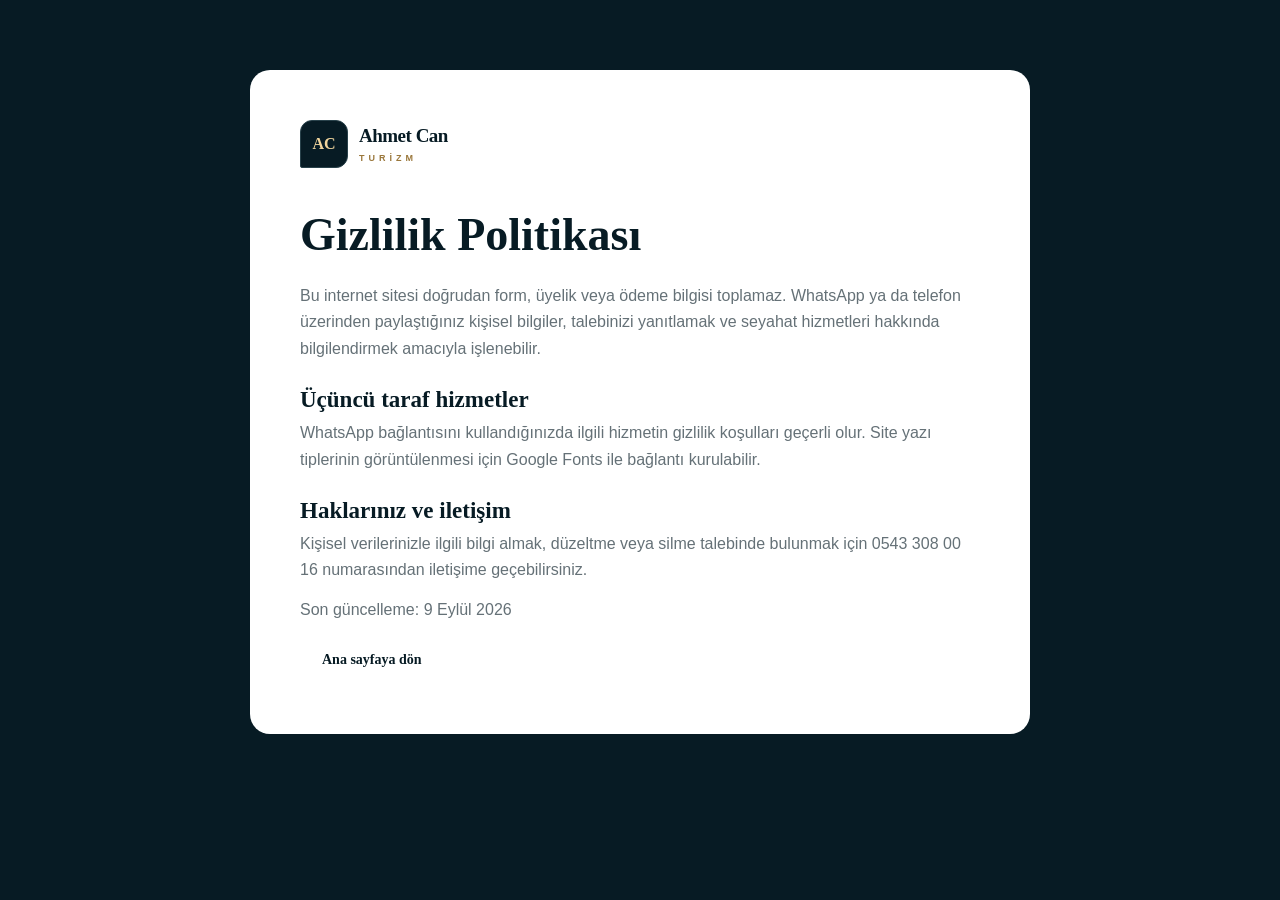
<file: gizlilik.html>
<!doctype html><html lang="tr"><head><meta charset="utf-8"><meta name="viewport" content="width=device-width,initial-scale=1"><meta name="description" content="Ahmet Can Turizm gizlilik politikası."><link rel="canonical" href="https://ahmetcanturizm.com/gizlilik.html"><title>Gizlilik Politikası | Ahmet Can Turizm</title><link rel="stylesheet" href="styles.css"></head><body><main class="legal-page"><article class="legal-card"><a class="brand" href="/"><span class="brand-mark">AC</span><span class="brand-text"><strong>Ahmet Can</strong><small>Turizm</small></span></a><h1>Gizlilik Politikası</h1><p>Bu internet sitesi doğrudan form, üyelik veya ödeme bilgisi toplamaz. WhatsApp ya da telefon üzerinden paylaştığınız kişisel bilgiler, talebinizi yanıtlamak ve seyahat hizmetleri hakkında bilgilendirmek amacıyla işlenebilir.</p><h2>Üçüncü taraf hizmetler</h2><p>WhatsApp bağlantısını kullandığınızda ilgili hizmetin gizlilik koşulları geçerli olur. Site yazı tiplerinin görüntülenmesi için Google Fonts ile bağlantı kurulabilir.</p><h2>Haklarınız ve iletişim</h2><p>Kişisel verilerinizle ilgili bilgi almak, düzeltme veya silme talebinde bulunmak için <a href="tel:+905433080016">0543 308 00 16</a> numarasından iletişime geçebilirsiniz.</p><p class="legal-note">Son güncelleme: 9 Eylül 2026</p><a class="btn btn-gold" href="/">Ana sayfaya dön</a></article></main></body></html>
</file>
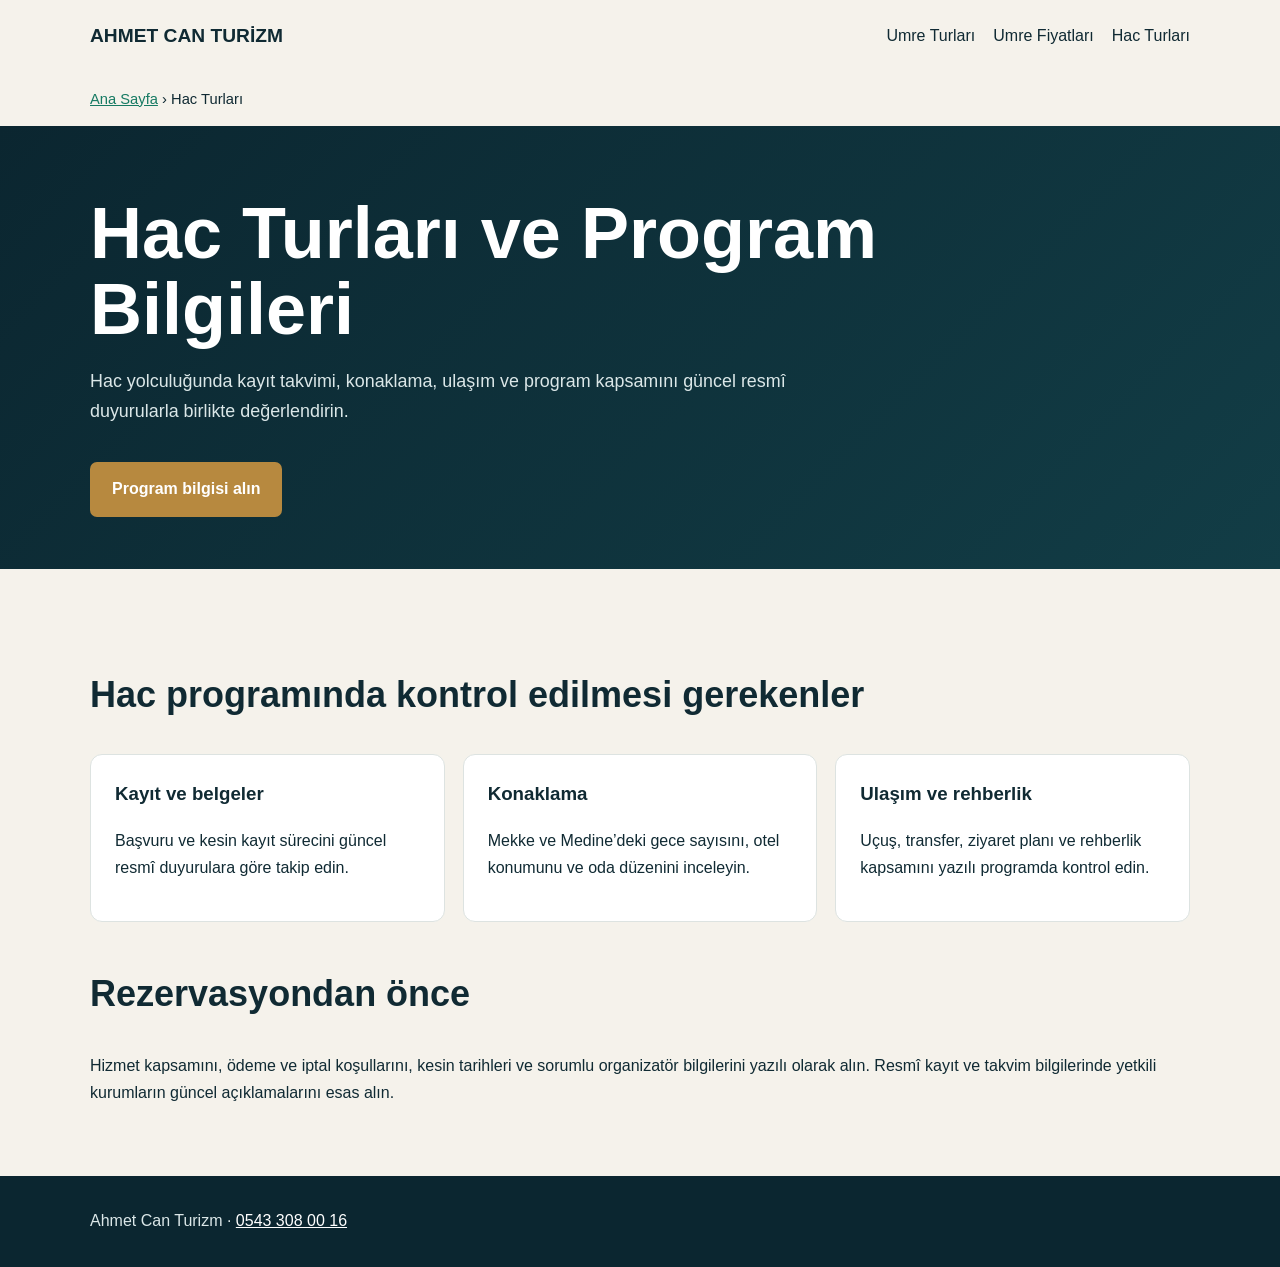
<file: hac-turlari.html>
<!doctype html><html lang="tr"><head><meta charset="utf-8"><meta name="viewport" content="width=device-width,initial-scale=1"><title>Hac Turları ve Program Bilgileri | Ahmet Can Turizm</title><meta name="description" content="Hac programlarında süre, konaklama, uçuş, transfer ve rehberlik kapsamını öğrenin. Güncel kayıt ve program bilgisi için Ahmet Can Turizm’e danışın."><meta name="robots" content="index,follow,max-image-preview:large"><link rel="canonical" href="https://ahmetcanturizm.com/hac-turlari.html"><link rel="stylesheet" href="page.css"></head><body><header><div class="wrap nav"><a class="brand" href="/">AHMET CAN TURİZM</a><nav><a href="/umre-turlari.html">Umre Turları</a><a href="/umre-fiyatlari.html">Umre Fiyatları</a><a href="/hac-turlari.html">Hac Turları</a></nav></div></header><div class="wrap breadcrumbs"><a href="/">Ana Sayfa</a> › Hac Turları</div><main><section class="hero"><div class="wrap"><h1>Hac Turları ve Program Bilgileri</h1><p>Hac yolculuğunda kayıt takvimi, konaklama, ulaşım ve program kapsamını güncel resmî duyurularla birlikte değerlendirin.</p><a class="button" href="https://wa.me/905433080016?text=Merhaba%2C%20Hac%20programlar%C4%B1%20hakk%C4%B1nda%20bilgi%20almak%20istiyorum.">Program bilgisi alın</a></div></section><section class="content"><div class="wrap"><h2>Hac programında kontrol edilmesi gerekenler</h2><div class="grid"><article class="card"><h3>Kayıt ve belgeler</h3><p>Başvuru ve kesin kayıt sürecini güncel resmî duyurulara göre takip edin.</p></article><article class="card"><h3>Konaklama</h3><p>Mekke ve Medine’deki gece sayısını, otel konumunu ve oda düzenini inceleyin.</p></article><article class="card"><h3>Ulaşım ve rehberlik</h3><p>Uçuş, transfer, ziyaret planı ve rehberlik kapsamını yazılı programda kontrol edin.</p></article></div><h2>Rezervasyondan önce</h2><p>Hizmet kapsamını, ödeme ve iptal koşullarını, kesin tarihleri ve sorumlu organizatör bilgilerini yazılı olarak alın. Resmî kayıt ve takvim bilgilerinde yetkili kurumların güncel açıklamalarını esas alın.</p></div></section></main><footer><div class="wrap">Ahmet Can Turizm · <a href="tel:+905433080016">0543 308 00 16</a></div></footer></body></html>
</file>
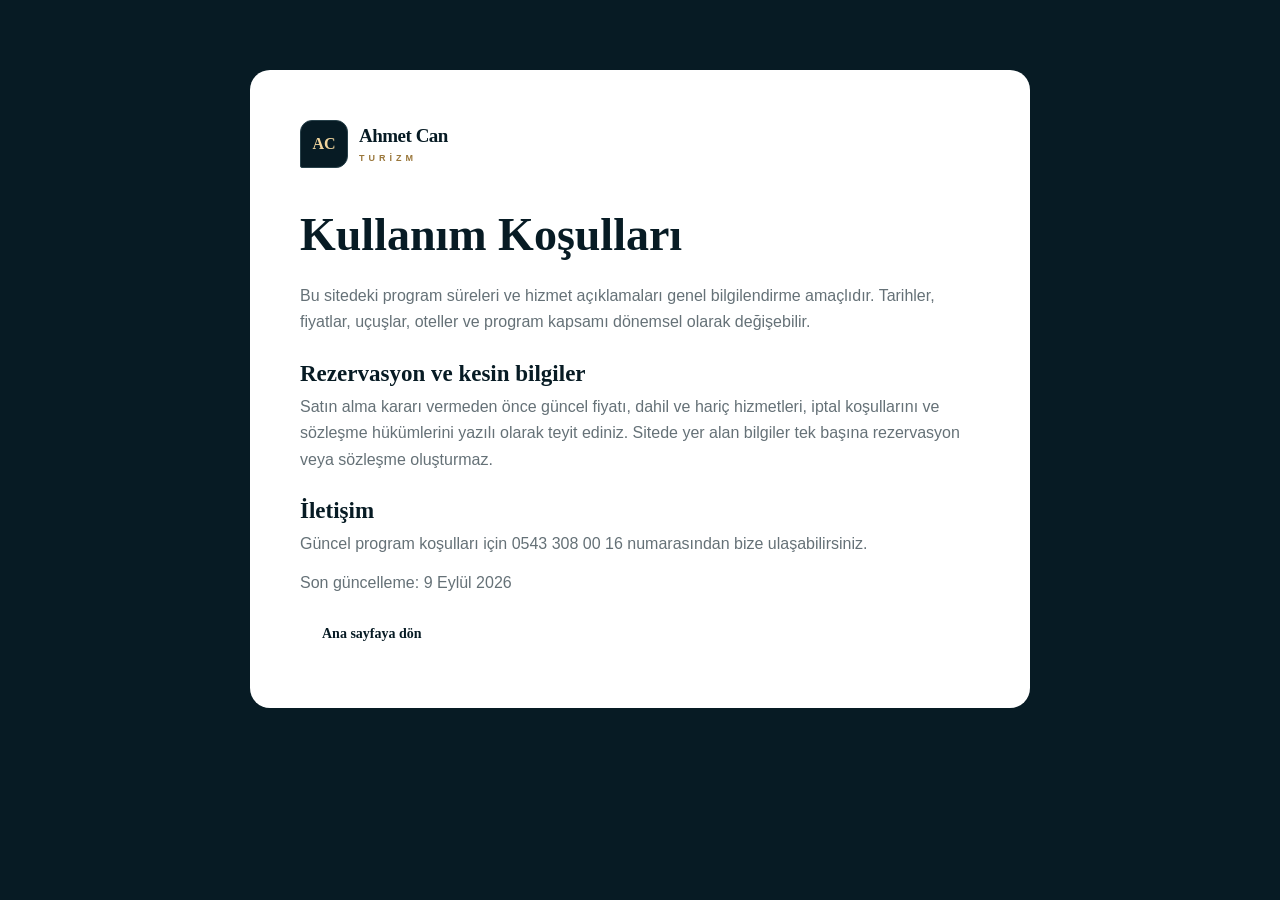
<file: kullanim-kosullari.html>
<!doctype html><html lang="tr"><head><meta charset="utf-8"><meta name="viewport" content="width=device-width,initial-scale=1"><meta name="description" content="Ahmet Can Turizm internet sitesi kullanım koşulları."><link rel="canonical" href="https://ahmetcanturizm.com/kullanim-kosullari.html"><title>Kullanım Koşulları | Ahmet Can Turizm</title><link rel="stylesheet" href="styles.css"></head><body><main class="legal-page"><article class="legal-card"><a class="brand" href="/"><span class="brand-mark">AC</span><span class="brand-text"><strong>Ahmet Can</strong><small>Turizm</small></span></a><h1>Kullanım Koşulları</h1><p>Bu sitedeki program süreleri ve hizmet açıklamaları genel bilgilendirme amaçlıdır. Tarihler, fiyatlar, uçuşlar, oteller ve program kapsamı dönemsel olarak değişebilir.</p><h2>Rezervasyon ve kesin bilgiler</h2><p>Satın alma kararı vermeden önce güncel fiyatı, dahil ve hariç hizmetleri, iptal koşullarını ve sözleşme hükümlerini yazılı olarak teyit ediniz. Sitede yer alan bilgiler tek başına rezervasyon veya sözleşme oluşturmaz.</p><h2>İletişim</h2><p>Güncel program koşulları için <a href="tel:+905433080016">0543 308 00 16</a> numarasından bize ulaşabilirsiniz.</p><p class="legal-note">Son güncelleme: 9 Eylül 2026</p><a class="btn btn-gold" href="/">Ana sayfaya dön</a></article></main></body></html>
</file>
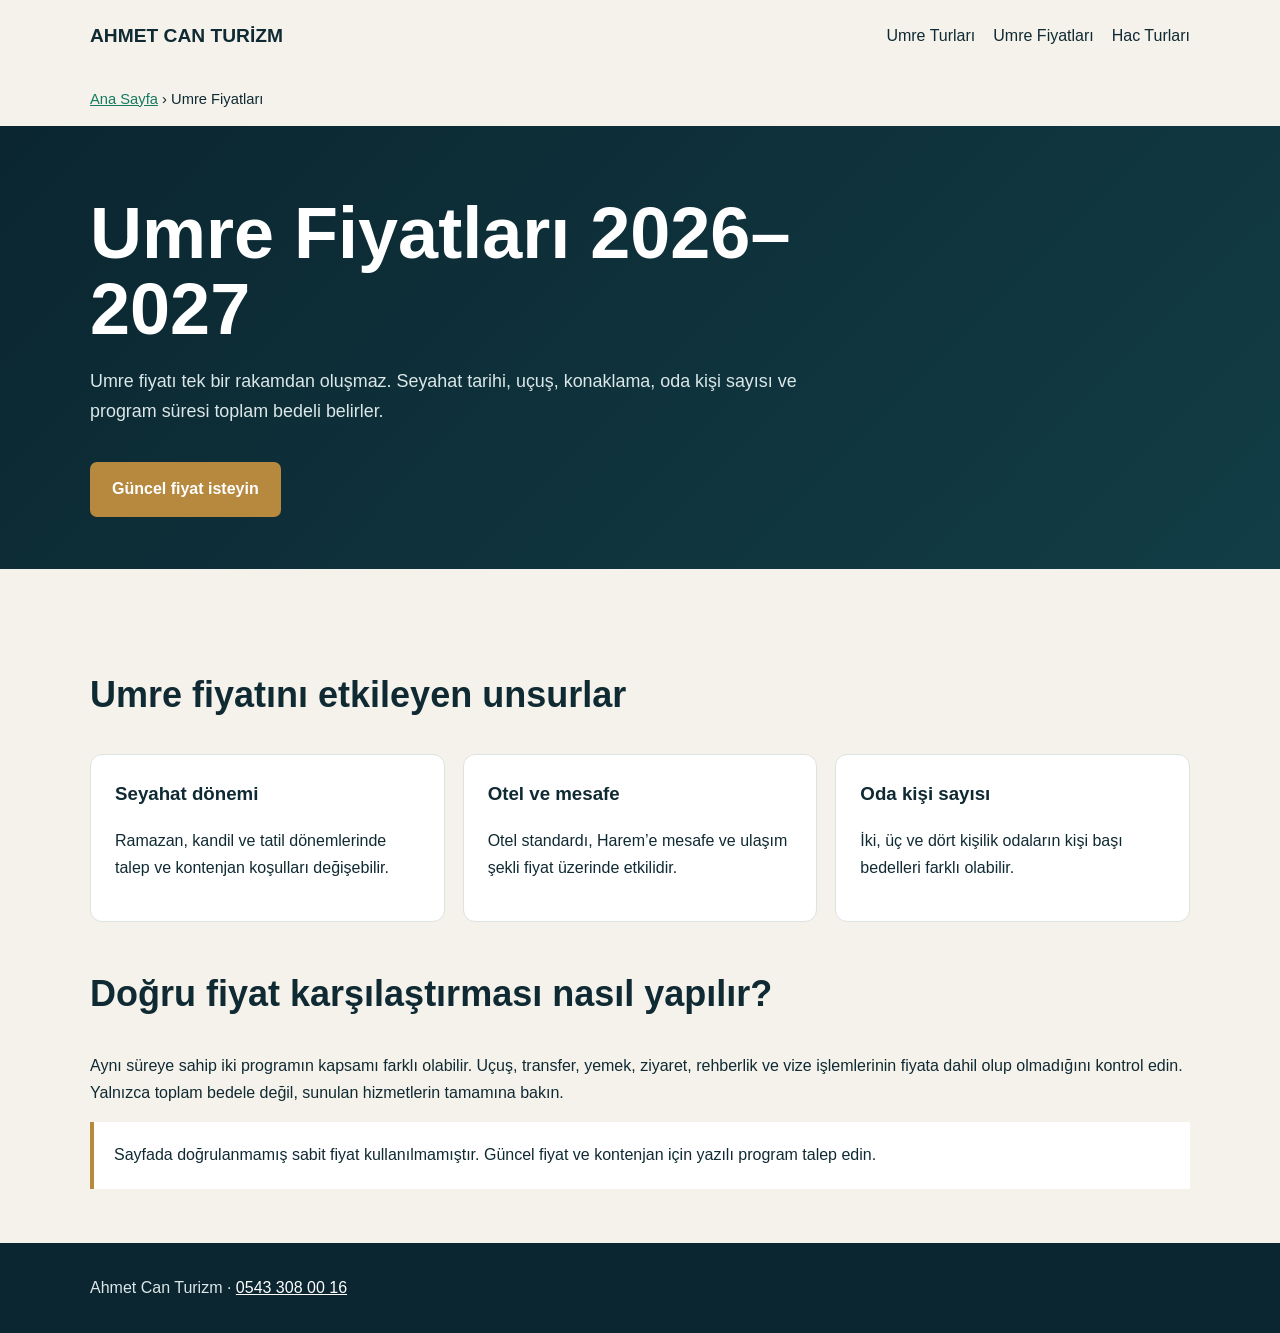
<file: umre-fiyatlari.html>
<!doctype html><html lang="tr"><head><meta charset="utf-8"><meta name="viewport" content="width=device-width,initial-scale=1"><title>Umre Fiyatları 2026–2027 | Güncel Programlar</title><meta name="description" content="2026–2027 umre fiyatlarını etkileyen tarih, süre, otel konumu, uçuş ve oda seçeneklerini öğrenin. Güncel umre programı için bilgi alın."><meta name="robots" content="index,follow,max-image-preview:large"><link rel="canonical" href="https://ahmetcanturizm.com/umre-fiyatlari.html"><link rel="stylesheet" href="page.css"></head><body><header><div class="wrap nav"><a class="brand" href="/">AHMET CAN TURİZM</a><nav><a href="/umre-turlari.html">Umre Turları</a><a href="/umre-fiyatlari.html">Umre Fiyatları</a><a href="/hac-turlari.html">Hac Turları</a></nav></div></header><div class="wrap breadcrumbs"><a href="/">Ana Sayfa</a> › Umre Fiyatları</div><main><section class="hero"><div class="wrap"><h1>Umre Fiyatları 2026–2027</h1><p>Umre fiyatı tek bir rakamdan oluşmaz. Seyahat tarihi, uçuş, konaklama, oda kişi sayısı ve program süresi toplam bedeli belirler.</p><a class="button" href="https://wa.me/905433080016?text=Merhaba%2C%20g%C3%BCncel%20Umre%20fiyatlar%C4%B1n%C4%B1%20%C3%B6%C4%9Frenmek%20istiyorum.">Güncel fiyat isteyin</a></div></section><section class="content"><div class="wrap"><h2>Umre fiyatını etkileyen unsurlar</h2><div class="grid"><article class="card"><h3>Seyahat dönemi</h3><p>Ramazan, kandil ve tatil dönemlerinde talep ve kontenjan koşulları değişebilir.</p></article><article class="card"><h3>Otel ve mesafe</h3><p>Otel standardı, Harem’e mesafe ve ulaşım şekli fiyat üzerinde etkilidir.</p></article><article class="card"><h3>Oda kişi sayısı</h3><p>İki, üç ve dört kişilik odaların kişi başı bedelleri farklı olabilir.</p></article></div><h2>Doğru fiyat karşılaştırması nasıl yapılır?</h2><p>Aynı süreye sahip iki programın kapsamı farklı olabilir. Uçuş, transfer, yemek, ziyaret, rehberlik ve vize işlemlerinin fiyata dahil olup olmadığını kontrol edin. Yalnızca toplam bedele değil, sunulan hizmetlerin tamamına bakın.</p><div class="note">Sayfada doğrulanmamış sabit fiyat kullanılmamıştır. Güncel fiyat ve kontenjan için yazılı program talep edin.</div></div></section></main><footer><div class="wrap">Ahmet Can Turizm · <a href="tel:+905433080016">0543 308 00 16</a></div></footer></body></html>
</file>
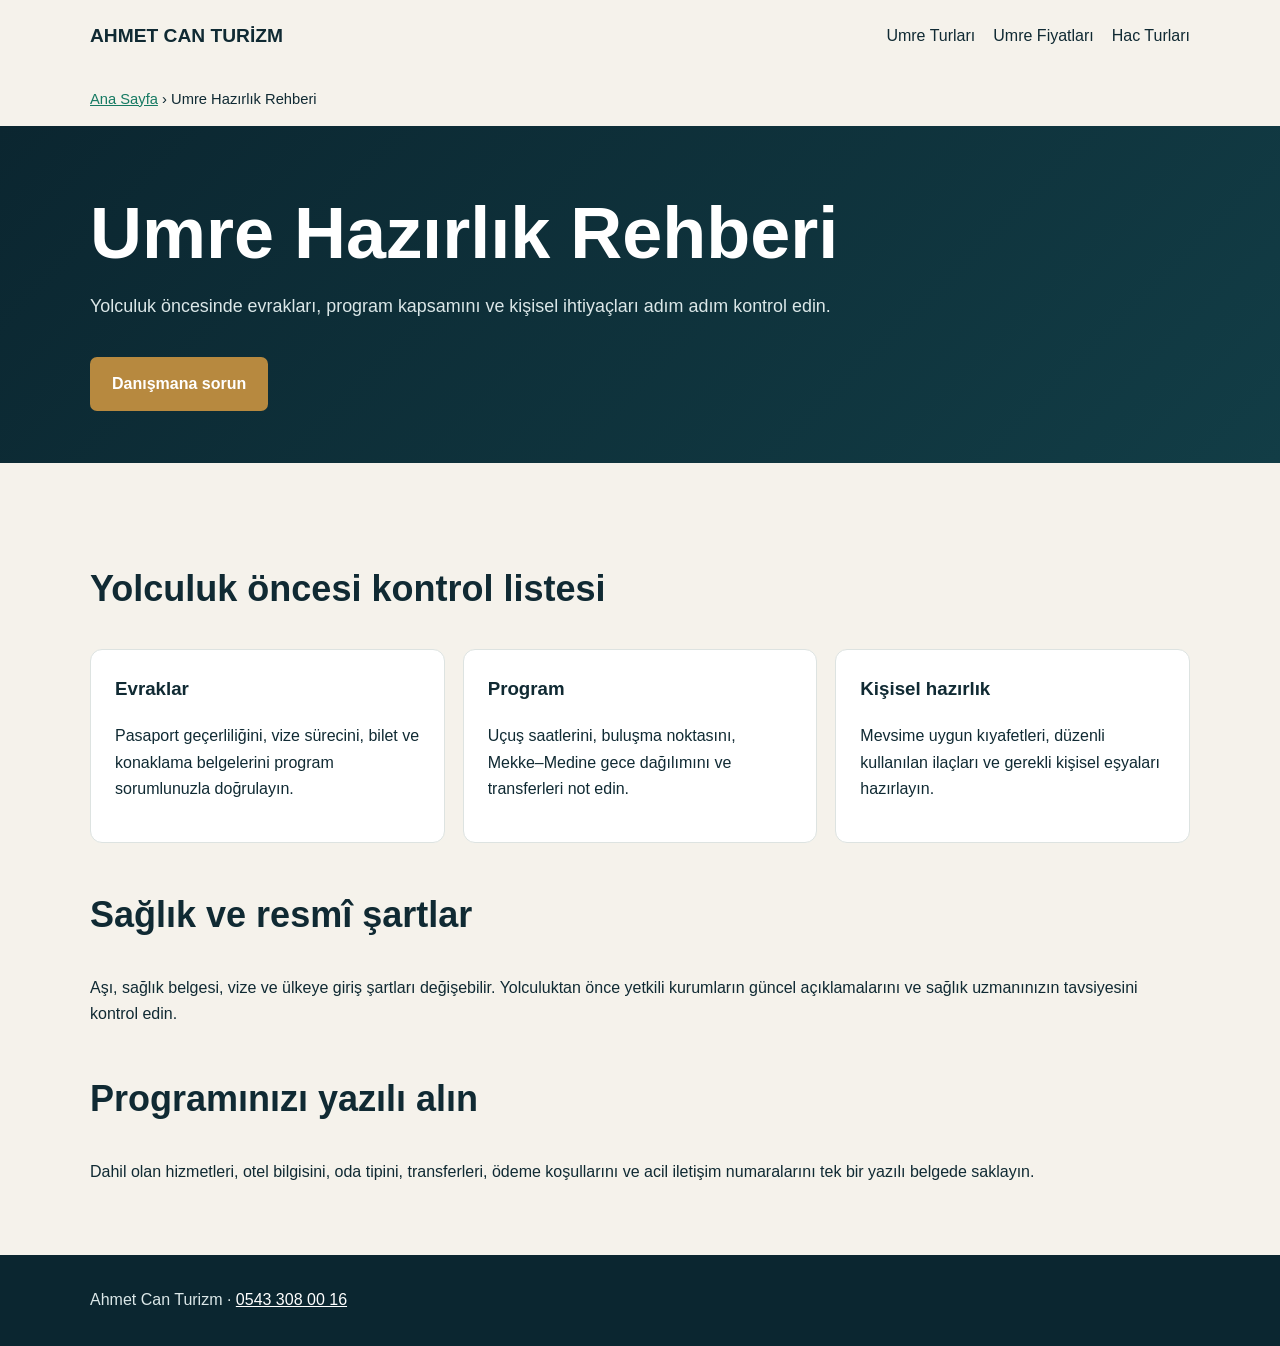
<file: umre-hazirlik-rehberi.html>
<!doctype html><html lang="tr"><head><meta charset="utf-8"><meta name="viewport" content="width=device-width,initial-scale=1"><title>Umre Hazırlık Rehberi | Yolculuk Öncesi Kontrol Listesi</title><meta name="description" content="Umre yolculuğu öncesinde pasaport, program, otel, uçuş, valiz ve sağlık hazırlıklarında kontrol edilmesi gereken temel noktalar."><meta name="robots" content="index,follow,max-image-preview:large"><link rel="canonical" href="https://ahmetcanturizm.com/umre-hazirlik-rehberi.html"><link rel="stylesheet" href="page.css"></head><body><header><div class="wrap nav"><a class="brand" href="/">AHMET CAN TURİZM</a><nav><a href="/umre-turlari.html">Umre Turları</a><a href="/umre-fiyatlari.html">Umre Fiyatları</a><a href="/hac-turlari.html">Hac Turları</a></nav></div></header><div class="wrap breadcrumbs"><a href="/">Ana Sayfa</a> › Umre Hazırlık Rehberi</div><main><section class="hero"><div class="wrap"><h1>Umre Hazırlık Rehberi</h1><p>Yolculuk öncesinde evrakları, program kapsamını ve kişisel ihtiyaçları adım adım kontrol edin.</p><a class="button" href="https://wa.me/905433080016?text=Merhaba%2C%20Umre%20haz%C4%B1rl%C4%B1%C4%9F%C4%B1%20hakk%C4%B1nda%20bilgi%20almak%20istiyorum.">Danışmana sorun</a></div></section><section class="content"><div class="wrap"><h2>Yolculuk öncesi kontrol listesi</h2><div class="grid"><article class="card"><h3>Evraklar</h3><p>Pasaport geçerliliğini, vize sürecini, bilet ve konaklama belgelerini program sorumlunuzla doğrulayın.</p></article><article class="card"><h3>Program</h3><p>Uçuş saatlerini, buluşma noktasını, Mekke–Medine gece dağılımını ve transferleri not edin.</p></article><article class="card"><h3>Kişisel hazırlık</h3><p>Mevsime uygun kıyafetleri, düzenli kullanılan ilaçları ve gerekli kişisel eşyaları hazırlayın.</p></article></div><h2>Sağlık ve resmî şartlar</h2><p>Aşı, sağlık belgesi, vize ve ülkeye giriş şartları değişebilir. Yolculuktan önce yetkili kurumların güncel açıklamalarını ve sağlık uzmanınızın tavsiyesini kontrol edin.</p><h2>Programınızı yazılı alın</h2><p>Dahil olan hizmetleri, otel bilgisini, oda tipini, transferleri, ödeme koşullarını ve acil iletişim numaralarını tek bir yazılı belgede saklayın.</p></div></section></main><footer><div class="wrap">Ahmet Can Turizm · <a href="tel:+905433080016">0543 308 00 16</a></div></footer></body></html>
</file>
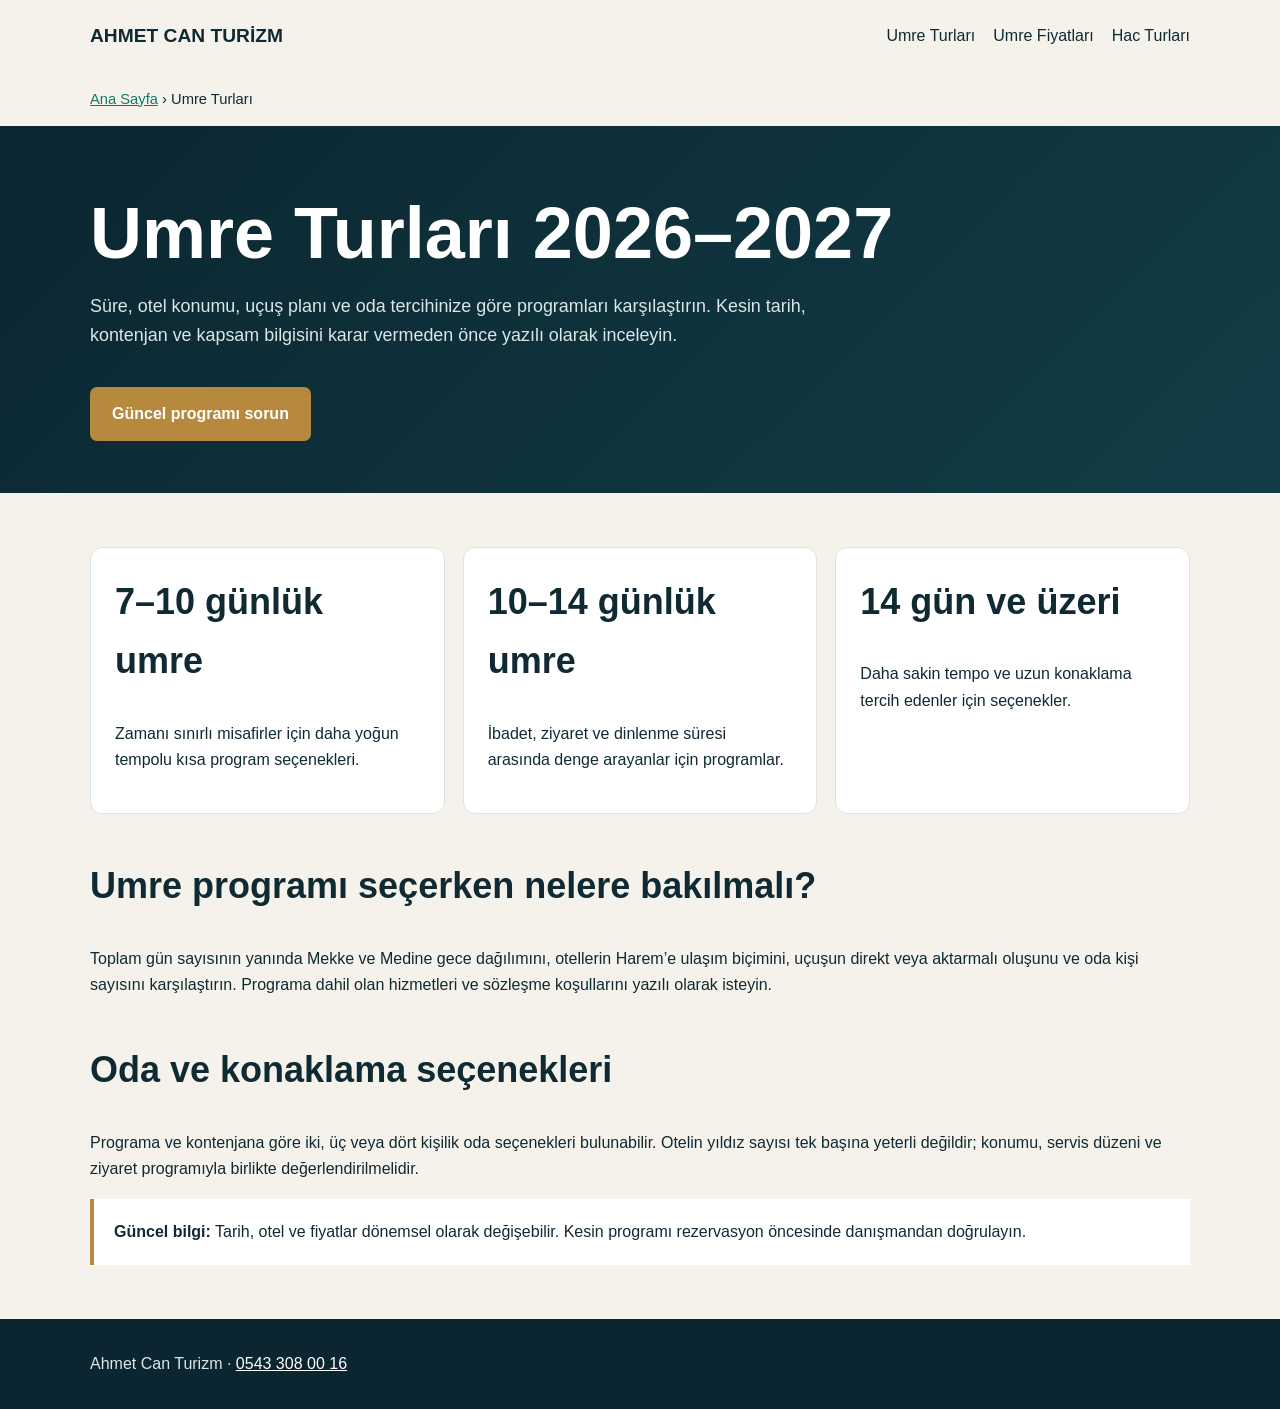
<file: umre-turlari.html>
<!doctype html><html lang="tr"><head><meta charset="utf-8"><meta name="viewport" content="width=device-width,initial-scale=1"><title>Umre Turları 2026–2027 | Ahmet Can Turizm</title><meta name="description" content="2026–2027 umre turlarını süre, otel konumu, uçuş planı ve oda seçeneklerine göre karşılaştırın. Size uygun umre programı için bilgi alın."><meta name="robots" content="index,follow,max-image-preview:large"><link rel="canonical" href="https://ahmetcanturizm.com/umre-turlari.html"><link rel="stylesheet" href="page.css"></head><body><header><div class="wrap nav"><a class="brand" href="/">AHMET CAN TURİZM</a><nav><a href="/umre-turlari.html">Umre Turları</a><a href="/umre-fiyatlari.html">Umre Fiyatları</a><a href="/hac-turlari.html">Hac Turları</a></nav></div></header><div class="wrap breadcrumbs"><a href="/">Ana Sayfa</a> › Umre Turları</div><main><section class="hero"><div class="wrap"><h1>Umre Turları 2026–2027</h1><p>Süre, otel konumu, uçuş planı ve oda tercihinize göre programları karşılaştırın. Kesin tarih, kontenjan ve kapsam bilgisini karar vermeden önce yazılı olarak inceleyin.</p><a class="button" href="https://wa.me/905433080016?text=Merhaba%2C%20g%C3%BCncel%20Umre%20turlar%C4%B1%20hakk%C4%B1nda%20bilgi%20almak%20istiyorum.">Güncel programı sorun</a></div></section><section class="content"><div class="wrap"><div class="grid"><article class="card"><h2>7–10 günlük umre</h2><p>Zamanı sınırlı misafirler için daha yoğun tempolu kısa program seçenekleri.</p></article><article class="card"><h2>10–14 günlük umre</h2><p>İbadet, ziyaret ve dinlenme süresi arasında denge arayanlar için programlar.</p></article><article class="card"><h2>14 gün ve üzeri</h2><p>Daha sakin tempo ve uzun konaklama tercih edenler için seçenekler.</p></article></div><h2>Umre programı seçerken nelere bakılmalı?</h2><p>Toplam gün sayısının yanında Mekke ve Medine gece dağılımını, otellerin Harem’e ulaşım biçimini, uçuşun direkt veya aktarmalı oluşunu ve oda kişi sayısını karşılaştırın. Programa dahil olan hizmetleri ve sözleşme koşullarını yazılı olarak isteyin.</p><h2>Oda ve konaklama seçenekleri</h2><p>Programa ve kontenjana göre iki, üç veya dört kişilik oda seçenekleri bulunabilir. Otelin yıldız sayısı tek başına yeterli değildir; konumu, servis düzeni ve ziyaret programıyla birlikte değerlendirilmelidir.</p><div class="note"><strong>Güncel bilgi:</strong> Tarih, otel ve fiyatlar dönemsel olarak değişebilir. Kesin programı rezervasyon öncesinde danışmandan doğrulayın.</div></div></section></main><footer><div class="wrap">Ahmet Can Turizm · <a href="tel:+905433080016">0543 308 00 16</a></div></footer></body></html>
</file>
<file: styles.css>
*{box-sizing:border-box;margin:0;padding:0}:root{--ink:#071b24;--ink2:#0d2b36;--teal:#0d5b57;--gold:#d5ad62;--gold2:#f1d59d;--paper:#f7f5ef;--sand:#ebe5d8;--white:#fff;--muted:#657177;--line:#ddd8cc;--green:#20a563}html{scroll-behavior:smooth}body{font-family:"DM Sans",sans-serif;color:var(--ink);background:var(--paper);line-height:1.65;overflow-x:hidden}a{text-decoration:none;color:inherit}.container{width:min(1200px,calc(100% - 40px));margin:auto}.skip-link{position:fixed;top:8px;left:8px;z-index:999;background:#fff;padding:10px 15px;transform:translateY(-150%)}.skip-link:focus{transform:none}:focus-visible{outline:3px solid var(--gold);outline-offset:3px}.topbar{height:38px;background:#05171e;color:#bdc9ca;font-size:12px}.topbar-inner,.topbar-inner>div{height:100%;display:flex;align-items:center;justify-content:space-between;gap:14px}.topbar i{width:7px;height:7px;background:#5bd28f;border-radius:50%;display:inline-block;margin-right:7px}.topbar a{color:var(--gold2);font-weight:700}.divider{height:14px;width:1px;background:#395059}.site-header{height:82px;position:sticky;top:0;z-index:50;background:rgba(247,245,239,.94);backdrop-filter:blur(14px);border-bottom:1px solid rgba(7,27,36,.08)}.nav{height:100%;display:flex;align-items:center;gap:28px}.brand{display:flex;align-items:center;gap:11px;min-width:max-content}.brand-mark{width:48px;height:48px;display:grid;place-items:center;border-radius:12px 12px 12px 2px;background:var(--ink);color:var(--gold2);font:800 16px Manrope;border:1px solid #29424b;box-shadow:inset 0 0 0 3px #071b24}.brand-text{display:flex;flex-direction:column;line-height:1}.brand-text strong{font:800 19px Manrope;letter-spacing:-.5px}.brand-text small{text-transform:uppercase;letter-spacing:4px;font-size:9px;color:#9a773b;margin-top:7px;font-weight:800}.nav-links{margin-left:auto;display:flex;gap:28px}.nav-links a{font-size:14px;font-weight:700;color:#31474e}.nav-links a:hover{color:var(--teal)}.menu-btn{display:none;border:0;background:none;width:36px}.menu-btn span{height:2px;background:var(--ink);display:block;margin:6px}.btn{min-height:48px;padding:0 22px;border:0;border-radius:8px 8px 8px 2px;display:inline-flex;align-items:center;justify-content:center;gap:8px;font:700 14px Manrope;transition:.2s;cursor:pointer}.btn:hover{transform:translateY(-2px)}.btn-primary{color:#0b222a;background:linear-gradient(135deg,var(--gold2),var(--gold));box-shadow:0 12px 28px rgba(213,173,98,.18)}.btn-lg{min-height:56px;padding:0 28px}.hero{min-height:720px;color:#fff;position:relative;background:linear-gradient(90deg,rgba(3,18,24,.98) 0%,rgba(5,27,35,.93) 43%,rgba(5,27,35,.47) 73%,rgba(5,27,35,.3)),url("assets/umre-hero.png") center/cover}.hero:after{content:"";position:absolute;inset:0;background:linear-gradient(180deg,transparent 70%,rgba(3,18,24,.55))}.hero-grid{min-height:720px;display:grid;grid-template-columns:1.12fr .72fr;gap:88px;align-items:center;position:relative;z-index:2;padding:58px 0}.hero-kicker{display:flex;align-items:center;gap:18px;margin-bottom:26px}.hero-kicker span{color:var(--gold2);font-size:11px;letter-spacing:2px;font-weight:800;border-right:1px solid #5a6866;padding-right:18px}.hero-kicker b{font-size:12px;color:#bdcbcc;font-weight:600}.hero h1{font:800 clamp(50px,6vw,78px)/1.02 Manrope;letter-spacing:-3.5px;max-width:720px}.hero h1 em{font-style:normal;color:var(--gold2)}.hero-copy>p{max-width:650px;color:#c0cccd;font-size:17px;line-height:1.75;margin-top:24px}.hero-actions{display:flex;align-items:center;gap:26px;margin:32px 0}.phone-cta{display:flex;align-items:center;gap:11px}.phone-icon{width:42px;height:42px;border:1px solid #587078;border-radius:50%;display:grid;place-items:center;color:var(--gold2)}.phone-cta>span:last-child{display:flex;flex-direction:column}.phone-cta small{font-size:10px;color:#9eafb2}.phone-cta strong{font-size:15px}.micro-trust{border-top:1px solid rgba(255,255,255,.15);padding-top:22px;display:flex;gap:22px;color:#b8c5c7;font-size:12px}.micro-trust span{white-space:nowrap}.quote-card{background:rgba(250,249,245,.96);color:var(--ink);border-radius:20px 20px 20px 4px;padding:34px;box-shadow:0 30px 80px rgba(0,0,0,.3);border:1px solid rgba(255,255,255,.4)}.quote-badge{font-size:10px;letter-spacing:1.1px;color:#7c5b23;background:#f0e5cf;padding:7px 10px;border-radius:99px;font-weight:800}.quote-card h2{font:800 29px/1.18 Manrope;letter-spacing:-1px;margin:18px 0 9px}.quote-card>p{font-size:13px;color:var(--muted);margin-bottom:22px}.quote-card form{display:grid;grid-template-columns:1fr 1fr;gap:13px}.quote-card label{font-size:11px;font-weight:800;color:#42565d}.quote-card label:last-of-type{grid-column:1/-1}.quote-card select,.quote-card input{width:100%;height:48px;margin-top:6px;border:1px solid #d6d2c8;background:#fff;border-radius:7px;padding:0 12px;font:500 14px "DM Sans";color:var(--ink)}.btn-whatsapp{grid-column:1/-1;width:100%;background:var(--green);color:#fff}.wa-dot{font-size:16px;color:#fff}.privacy-note{display:block;color:#899397;font-size:10px;margin-top:12px}.assurance{background:#fff;border-bottom:1px solid var(--line)}.assurance-grid{display:grid;grid-template-columns:repeat(3,1fr);min-height:108px}.assurance-grid>div{display:flex;gap:17px;align-items:center;border-right:1px solid var(--line);padding:20px 28px}.assurance-grid>div:first-child{border-left:1px solid var(--line)}.assurance-grid b{color:#a17d3e;font:800 11px Manrope}.assurance-grid span{display:flex;flex-direction:column}.assurance-grid strong{font:700 14px Manrope}.assurance-grid small{color:var(--muted);font-size:12px;margin-top:2px}.section{padding:108px 0}.section-heading{display:flex;justify-content:space-between;align-items:flex-end;gap:50px;margin-bottom:48px}.section-heading h2,.included h2,.prep h2,.faq h2{font:800 clamp(36px,4vw,52px)/1.1 Manrope;letter-spacing:-2px}.section-heading>p{max-width:455px;color:var(--muted);font-size:15px}.eyebrow{display:block;font:800 11px Manrope;letter-spacing:2px;color:#9c7430;margin-bottom:16px}.program-grid{display:grid;grid-template-columns:repeat(3,1fr);gap:18px}.program-card{background:#fff;border:1px solid var(--line);border-radius:18px 18px 18px 4px;padding:30px;position:relative;transition:.25s}.program-card:hover{transform:translateY(-5px);box-shadow:0 20px 50px rgba(7,27,36,.08)}.program-card.featured{background:var(--ink);color:#fff;border-color:var(--ink)}.popular{position:absolute;top:18px;right:18px;background:var(--gold2);color:var(--ink);padding:6px 9px;border-radius:99px;font-size:9px;font-weight:800;letter-spacing:1px}.card-head{display:flex;align-items:center;gap:13px;margin-bottom:30px}.card-head span{width:34px;height:34px;border-radius:50%;display:grid;place-items:center;background:#eee8db;color:#8c6a2d;font-size:10px;font-weight:800}.featured .card-head span{background:#17333c;color:var(--gold2)}.card-head b{font-size:10px;letter-spacing:1.5px;color:#8c6a2d}.featured .card-head b{color:var(--gold2)}.program-card h3{font:800 27px Manrope;letter-spacing:-1px}.program-card>p{font-size:14px;color:var(--muted);min-height:70px;margin-top:8px}.featured>p{color:#aebdc1}.program-meta{display:grid;grid-template-columns:1fr 1fr;background:#f4f1e9;border-radius:8px;margin:20px 0;padding:13px}.featured .program-meta{background:#102c35}.program-meta span{display:flex;flex-direction:column}.program-meta small{font-size:9px;color:#7a888c;text-transform:uppercase;letter-spacing:.8px}.program-meta strong{font-size:12px;margin-top:2px}.program-card ul{list-style:none;margin-bottom:24px}.program-card li{padding:8px 0;border-bottom:1px solid #ece7dc;font-size:13px}.featured li{border-color:#26414a}.program-card li:before{content:"✓";color:#a77f39;margin-right:8px;font-weight:800}.card-link{font:800 13px Manrope;color:#8b672b}.featured .card-link{color:var(--gold2)}.program-note{display:flex;gap:15px;align-items:center;background:#eee8db;border-radius:12px;margin-top:22px;padding:19px 24px}.program-note>span{min-width:28px;height:28px;border:1px solid #aa8a50;border-radius:50%;display:grid;place-items:center;font-weight:800;color:#8c692e}.program-note p{font-size:13px;color:#57666a}.included{background:var(--ink);color:#fff;position:relative;overflow:hidden}.included:before{content:"";position:absolute;width:500px;height:500px;border:1px solid #25444d;border-radius:50%;left:-250px;top:-120px}.included-grid{display:grid;grid-template-columns:.8fr 1.2fr;gap:95px;align-items:center;position:relative}.eyebrow.light{color:var(--gold2)}.included-copy>p{color:#aebdc0;margin:21px 0 28px;max-width:500px}.btn-light{background:#fff;color:var(--ink)}.included-list{display:grid;grid-template-columns:1fr 1fr;border-top:1px solid #27424a;border-left:1px solid #27424a}.included-list>div{display:flex;align-items:center;gap:15px;padding:25px;border-right:1px solid #27424a;border-bottom:1px solid #27424a}.included-list>div>span{width:42px;height:42px;border-radius:10px;background:#102f39;color:var(--gold2);display:grid;place-items:center}.included-list p{display:flex;flex-direction:column}.included-list strong{font:700 14px Manrope}.included-list small{font-size:11px;color:#8fa2a6;margin-top:3px}.process{background:#fff}.section-heading.compact{margin-bottom:55px}.process-line{display:grid;grid-template-columns:repeat(4,1fr);border-top:1px solid var(--line)}.process-line article{padding:32px 32px 10px 0;position:relative}.process-line article:before{content:"";width:9px;height:9px;background:var(--gold);border:5px solid #fff;box-shadow:0 0 0 1px var(--gold);border-radius:50%;position:absolute;top:-10px;left:0}.process-line span{font:800 11px Manrope;color:#9b7638}.process-line h3{font:800 19px Manrope;margin:20px 0 9px}.process-line p{font-size:13px;color:var(--muted)}.prep{background:var(--sand)}.prep-grid{display:grid;grid-template-columns:.8fr 1.2fr;gap:85px;align-items:start}.prep-panel{position:sticky;top:140px}.prep-panel p{color:var(--muted);margin-top:20px}.prep-list{list-style:none;border-top:1px solid #cec5b4}.prep-list li{display:grid;grid-template-columns:48px 1fr;padding:21px 0;border-bottom:1px solid #cec5b4}.prep-list li>span{font:800 10px Manrope;color:#967134}.prep-list p{display:flex;flex-direction:column}.prep-list strong{font:700 16px Manrope}.prep-list small{color:var(--muted);font-size:13px;margin-top:4px}.faq{background:#f8f7f2}.faq-grid{display:grid;grid-template-columns:.7fr 1.3fr;gap:90px}.faq-intro p{color:var(--muted);margin:18px 0}.faq-intro>a{font-weight:800;color:#8d682b}.accordion details{border-bottom:1px solid var(--line);padding:20px 0}.accordion details:first-child{border-top:1px solid var(--line)}.accordion summary{list-style:none;cursor:pointer;font:700 16px Manrope;padding-right:35px;position:relative}.accordion summary::-webkit-details-marker{display:none}.accordion summary:after{content:"+";position:absolute;right:3px;color:#957038;font-size:22px}.accordion details[open] summary:after{content:"–"}.accordion p{color:var(--muted);font-size:14px;padding-top:12px;max-width:680px}.final-cta{background:linear-gradient(135deg,#0d5b57,#0b4748);color:#fff;padding:70px 0}.final-cta-inner{display:grid;grid-template-columns:1.2fr .8fr;gap:60px;align-items:center}.final-cta-inner>div:first-child>span{font:800 10px Manrope;letter-spacing:2px;color:#b8ded7}.final-cta h2{font:800 clamp(34px,4vw,48px)/1.12 Manrope;letter-spacing:-2px;margin-top:13px}.final-cta-inner>div:last-child{display:flex;flex-direction:column;align-items:flex-start;gap:14px}.final-phone{font-size:13px;color:#c6e1dd}.footer{background:#05171e;color:#a9b7b9;padding:75px 0 28px}.footer-grid{display:grid;grid-template-columns:1.4fr .7fr .7fr 1fr;gap:50px}.light-brand .brand-mark{background:#0c2731}.light-brand .brand-text strong{color:#fff}.footer-brand p{font-size:13px;max-width:330px;margin-top:18px}.footer h4{font:700 13px Manrope;color:#fff;margin-bottom:17px}.footer-grid>div:not(:first-child){display:flex;flex-direction:column;gap:9px}.footer-grid a,.footer-grid span{font-size:12px}.footer-bottom{border-top:1px solid #20343b;margin-top:48px;padding-top:22px;display:flex;justify-content:space-between;font-size:11px;color:#71858a}.floating-whatsapp{position:fixed;right:20px;bottom:20px;z-index:70;background:var(--green);color:#fff;border-radius:12px 12px 12px 3px;padding:11px 16px;display:flex;align-items:center;gap:9px;box-shadow:0 15px 35px rgba(12,86,50,.3);font-weight:800;font-size:13px}.floating-whatsapp>span:last-child{display:flex;flex-direction:column}.floating-whatsapp small{font-size:9px;font-weight:500;opacity:.8}.mobile-contact{display:none}.reveal{opacity:0;transform:translateY(16px);transition:.65s}.reveal.visible{opacity:1;transform:none}.delay-1{transition-delay:.08s}.delay-2{transition-delay:.16s}.delay-3{transition-delay:.24s}.legal-page{min-height:100vh;background:var(--ink);padding:70px 20px}.legal-card{max-width:780px;margin:auto;background:#fff;border-radius:20px;padding:50px}.legal-card h1{font:800 46px Manrope;margin:40px 0 22px}.legal-card h2{font:800 23px Manrope;margin:25px 0 7px}.legal-card p{color:var(--muted);margin-bottom:13px}.error-code{color:#9a7436!important}
@media(max-width:1000px){.desktop-cta{display:none}.menu-btn{display:block;margin-left:auto}.nav-links{display:none;position:absolute;top:82px;left:20px;right:20px;background:#fff;padding:20px;border:1px solid var(--line);border-radius:14px;box-shadow:0 20px 50px #0002;flex-direction:column}.nav-links.open{display:flex}.hero-grid{grid-template-columns:1fr;gap:42px;padding:75px 0}.quote-card{max-width:600px}.included-grid,.prep-grid,.faq-grid{grid-template-columns:1fr;gap:50px}.prep-panel{position:static}.footer-grid{grid-template-columns:1fr 1fr}}
@media(max-width:720px){.container{width:min(100% - 28px,1200px)}.topbar{display:none}.site-header,.nav{height:72px}.nav-links{top:72px}.brand-mark{width:42px;height:42px}.brand-text strong{font-size:17px}.hero{min-height:auto;background-position:62% center}.hero-grid{min-height:auto;padding:62px 0 50px}.hero h1{font-size:45px;letter-spacing:-2px}.hero-kicker b{display:none}.hero-copy>p{font-size:16px}.hero-actions{align-items:stretch;flex-direction:column}.phone-cta{justify-content:center}.micro-trust{flex-direction:column;gap:7px}.quote-card{padding:25px}.quote-card form{grid-template-columns:1fr}.quote-card label:last-of-type,.btn-whatsapp{grid-column:auto}.assurance-grid{grid-template-columns:1fr;padding:10px 0}.assurance-grid>div{border:0;border-bottom:1px solid var(--line);padding:16px 4px}.assurance-grid>div:first-child{border-left:0}.section{padding:78px 0}.section-heading{display:block}.section-heading>p{margin-top:16px}.program-grid,.included-list,.process-line{grid-template-columns:1fr}.program-card>p{min-height:auto}.program-note{align-items:flex-start}.process-line{border-top:0}.process-line article{padding:20px 0 20px 35px;border-left:1px solid var(--line)}.process-line article:before{top:23px;left:-10px}.prep-list li{grid-template-columns:42px 1fr}.final-cta-inner{grid-template-columns:1fr;gap:30px}.footer-grid{grid-template-columns:1fr;gap:34px}.footer-bottom{flex-direction:column;gap:5px}.floating-whatsapp{display:none}.mobile-contact{display:grid;grid-template-columns:1fr 1fr;position:fixed;bottom:0;left:0;right:0;z-index:80;background:#fff;padding:8px;gap:8px;box-shadow:0 -10px 35px #0002}.mobile-contact a{min-height:48px;display:flex;align-items:center;justify-content:center;border-radius:7px;background:var(--ink);color:#fff;font-weight:800;font-size:13px}.mobile-contact a:last-child{background:var(--green)}body{padding-bottom:64px}.legal-card{padding:28px}.legal-card h1{font-size:36px}}
@media(prefers-reduced-motion:reduce){html{scroll-behavior:auto}*,*:before,*:after{transition-duration:.01ms!important}.reveal{opacity:1;transform:none}}
</file>
<file: page.css>
:root{--ink:#102a33;--muted:#53666d;--gold:#b7893f;--paper:#f5f2eb;--white:#fff;--green:#167a62}*{box-sizing:border-box}body{margin:0;font-family:Arial,sans-serif;color:var(--ink);background:var(--paper);line-height:1.65}header,main,footer{display:block}.wrap{width:min(1100px,calc(100% - 32px));margin:auto}.nav{display:flex;justify-content:space-between;align-items:center;padding:20px 0}.brand{font-weight:800;color:var(--ink);text-decoration:none;font-size:1.2rem}.nav a:not(.brand){color:var(--ink);margin-left:18px;text-decoration:none}.hero{padding:70px 0 52px;background:linear-gradient(135deg,#0b2630,#123d46);color:white}.hero h1{font-size:clamp(2.25rem,6vw,4.5rem);line-height:1.05;margin:0 0 20px;max-width:850px}.hero p{font-size:1.12rem;max-width:760px;color:#dbe7e8}.button{display:inline-block;margin-top:18px;padding:14px 22px;border-radius:7px;background:var(--gold);color:#fff;text-decoration:none;font-weight:700}.content{padding:54px 0}.content h2{font-size:clamp(1.55rem,3vw,2.25rem);margin-top:42px}.grid{display:grid;grid-template-columns:repeat(3,1fr);gap:18px}.card{background:var(--white);padding:24px;border-radius:12px;border:1px solid #dde3e1}.card h2,.card h3{margin-top:0}.note{padding:20px;border-left:4px solid var(--gold);background:#fff}.breadcrumbs{padding:15px 0;font-size:.92rem}.breadcrumbs a{color:var(--green)}footer{padding:32px 0;background:#0b2630;color:#dbe7e8}footer a{color:#fff}@media(max-width:760px){.grid{grid-template-columns:1fr}.nav nav{display:none}.hero{padding-top:48px}}
</file>
